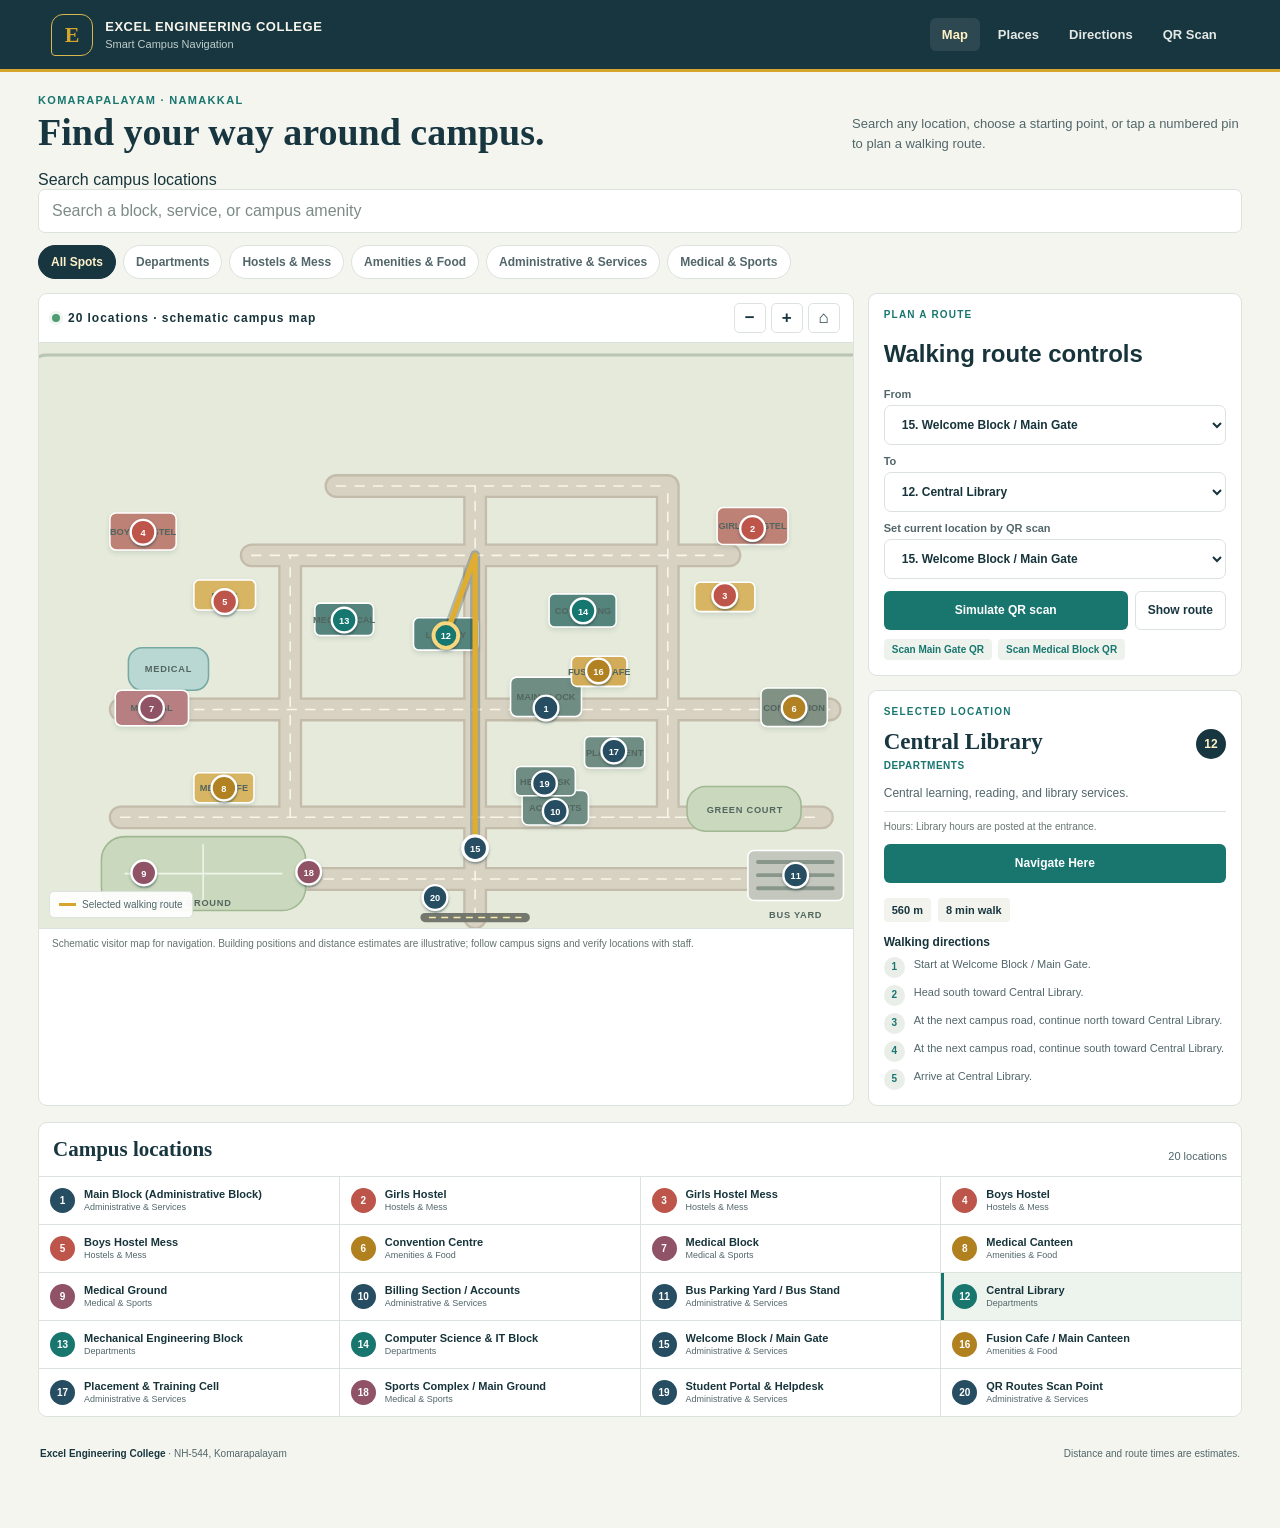
<file: campus-navigation.html>
<!DOCTYPE html>
<html lang="en">
<head>
  <meta charset="UTF-8" />
  <meta name="viewport" content="width=device-width, initial-scale=1" />
  <meta name="description" content="Interactive campus map, location search, walking directions, and QR route simulation for Excel Engineering College." />
  <title>Smart Campus Navigation | Excel Engineering College</title>
  <style>
    :root {
      color-scheme: light;
      --ink: #17343b;
      --ink-soft: #52666a;
      --navy: #183640;
      --teal: #18766f;
      --gold: #d6a62c;
      --paper: #f4f5ef;
      --white: #fff;
      --line: #dce3de;
      --green: #638b65;
      --road: #d8d2c2;
      --road-edge: #c4bcaa;
      --department: #18766f;
      --hostel: #bd554b;
      --amenity: #b18120;
      --admin: #274d62;
      --medical: #905266;
      font-family: "Aptos", "Segoe UI", sans-serif;
      background: var(--paper);
      color: var(--ink);
    }

    * { box-sizing: border-box; }
    html { scroll-behavior: smooth; }
    body { margin: 0; min-width: 0; }
    button, input, select { font: inherit; }
    button, select { cursor: pointer; }
    button:focus-visible, input:focus-visible, select:focus-visible, a:focus-visible, svg [tabindex]:focus-visible {
      outline: 3px solid #e4b743;
      outline-offset: 3px;
    }
    .topbar {
      position: sticky;
      top: 0;
      z-index: 20;
      display: flex;
      align-items: center;
      justify-content: space-between;
      gap: 24px;
      min-height: 72px;
      padding: 12px clamp(16px, 4vw, 52px);
      color: #f7f5eb;
      background: var(--navy);
      border-bottom: 3px solid var(--gold);
    }
    .brand { display: flex; align-items: center; gap: 12px; color: inherit; text-decoration: none; }
    .brand-mark { display: grid; width: 42px; height: 42px; place-items: center; border: 1px solid #d8b650; border-radius: 12px 12px 12px 4px; color: var(--gold); font-family: Georgia, serif; font-size: 22px; font-weight: 700; }
    .brand-copy { display: grid; gap: 2px; }
    .brand-copy strong { font-size: 13px; line-height: 1.25; letter-spacing: .04em; }
    .brand-copy span { color: #bfceca; font-size: 11px; }
    .topnav { display: flex; align-items: center; gap: 6px; }
    .topnav a { padding: 9px 12px; border-radius: 6px; color: #e3e9e4; font-size: 13px; font-weight: 600; text-decoration: none; transition: background 150ms ease, color 150ms ease; }
    .topnav a:hover, .topnav a[aria-current="page"] { color: #fff1c4; background: #ffffff17; }
    .page { width: min(1440px, 100%); margin: 0 auto; padding: 22px clamp(14px, 3vw, 38px) 56px; }
    .page-heading { display: flex; align-items: end; justify-content: space-between; gap: 18px; margin-bottom: 18px; }
    .eyebrow { margin: 0 0 6px; color: var(--teal); font-size: 11px; font-weight: 800; letter-spacing: .12em; text-transform: uppercase; }
    h1 { margin: 0; color: var(--navy); font-family: Georgia, "Times New Roman", serif; font-size: clamp(27px, 3vw, 38px); font-weight: 600; line-height: 1.08; }
    .page-note { max-width: 390px; margin: 0; color: var(--ink-soft); font-size: 13px; line-height: 1.5; }
    .control-band { display: grid; gap: 12px; margin-bottom: 14px; }
    .search-row { display: grid; grid-template-columns: minmax(0, 1fr); gap: 10px; }
    .search-wrap { position: relative; }
    .search-input, .select-control { width: 100%; min-height: 44px; padding: 10px 13px; border: 1px solid var(--line); border-radius: 7px; background: var(--white); color: var(--ink); }
    .search-input::placeholder { color: #7d8b87; }
    .search-results { position: absolute; top: calc(100% + 5px); right: 0; left: 0; z-index: 10; display: none; max-height: 290px; overflow: auto; padding: 5px; border: 1px solid var(--line); border-radius: 7px; background: #fff; box-shadow: 0 10px 26px #17343b1a; }
    .search-results.open { display: grid; }
    .search-result { padding: 10px; border: 0; border-radius: 5px; background: transparent; color: var(--ink); text-align: left; }
    .search-result:hover { background: #f0f4ef; }
    .search-result small { display: block; margin-top: 2px; color: var(--ink-soft); }
    .filter-row { display: flex; flex-wrap: wrap; gap: 7px; }
    .filter-chip { min-height: 34px; padding: 7px 12px; border: 1px solid var(--line); border-radius: 999px; background: #fff; color: var(--ink-soft); font-size: 12px; font-weight: 700; transition: background 150ms ease, border-color 150ms ease, color 150ms ease; }
    .filter-chip:hover { border-color: var(--teal); color: var(--teal); }
    .filter-chip[aria-pressed="true"] { border-color: var(--navy); background: var(--navy); color: #fff2ca; }
    .workspace { display: grid; grid-template-columns: minmax(0, 1.7fr) minmax(290px, .78fr); gap: 14px; align-items: stretch; }
    .map-panel, .detail-panel, .route-controls, .directory-panel { border: 1px solid var(--line); border-radius: 9px; background: var(--white); }
    .map-panel { min-width: 0; overflow: hidden; }
    .map-panel-head { display: flex; align-items: center; justify-content: space-between; gap: 12px; min-height: 47px; padding: 9px 13px; border-bottom: 1px solid var(--line); }
    .map-label { display: flex; min-width: 0; align-items: center; gap: 8px; color: var(--ink); font-size: 12px; font-weight: 700; }
    .live-dot { width: 8px; height: 8px; flex: 0 0 auto; border-radius: 50%; background: #4f9b73; box-shadow: 0 0 0 3px #4f9b7319; }
    .map-tools { display: flex; flex: 0 0 auto; gap: 5px; }
    .icon-button { width: 32px; height: 30px; border: 1px solid var(--line); border-radius: 5px; background: #fff; color: var(--navy); font-size: 17px; font-weight: 700; }
    .icon-button:hover { background: #f2f5ef; }
    .map-stage { position: relative; height: min(65vh, 680px); min-height: 420px; background: #e8ecdf; }
    #campus-map { display: block; width: 100%; height: 100%; touch-action: none; cursor: grab; user-select: none; }
    #campus-map.is-dragging { cursor: grabbing; }
    .map-ground { fill: #e6eadb; }
    .map-border { fill: none; stroke: #b8c5b4; stroke-width: 4; }
    .road-edge { fill: none; stroke: var(--road-edge); stroke-width: 31; stroke-linecap: round; stroke-linejoin: round; }
    .road { fill: none; stroke: var(--road); stroke-width: 25; stroke-linecap: round; stroke-linejoin: round; }
    .road-dash { fill: none; stroke: #f9f6e9; stroke-width: 2; stroke-dasharray: 12 12; stroke-linecap: round; }
    .building rect { stroke: #fff; stroke-width: 2; filter: url(#building-shadow); }
    .building text { fill: #52665f; font-size: 12px; font-weight: 700; text-anchor: middle; }
    .green-area { fill: #cad9bd; stroke: #9fb891; stroke-width: 2; }
    .ground-lines { fill: none; stroke: #eff5e9; stroke-width: 2; }
    .water-area { fill: #b9d7d3; stroke: #76a9a2; stroke-width: 2; }
    .map-label { fill: #52665f; font-size: 12px; font-weight: 700; letter-spacing: .08em; }
    .north-arrow { fill: var(--navy); font-family: Georgia, serif; font-size: 18px; font-weight: 700; }
    .route-outline, .route-stroke { fill: none; stroke-linecap: round; stroke-linejoin: round; pointer-events: none; }
    .route-outline { stroke: #15323b; stroke-width: 13; opacity: .28; }
    .route-stroke { stroke: #e0ad30; stroke-width: 7; stroke-dasharray: 1; }
    .map-pin { cursor: pointer; transition: opacity 150ms ease; }
    .map-pin.dimmed { opacity: .2; }
    .map-pin .pin-shadow { fill: #17343b30; }
    .map-pin .pin-core { stroke: #fff; stroke-width: 3; filter: url(#pin-shadow); }
    .map-pin text { fill: #fff; font-size: 12px; font-weight: 800; pointer-events: none; text-anchor: middle; dominant-baseline: central; }
    .map-pin.selected .pin-core { stroke: #f6d77e; stroke-width: 5; }
    .map-pin.origin .pin-core { stroke: #fff; stroke-width: 4; }
    .map-legend { position: absolute; bottom: 10px; left: 10px; padding: 7px 9px; border: 1px solid #dce3de; border-radius: 5px; background: #ffffffed; color: #52666a; font-size: 10px; }
    .map-legend span { display: flex; align-items: center; gap: 6px; }
    .legend-route { width: 17px; border-top: 3px solid var(--gold); }
    .schematic-note { padding: 8px 13px; border-top: 1px solid var(--line); color: #63736f; font-size: 10px; line-height: 1.4; }
    .side-stack { display: grid; grid-template-rows: auto 1fr; gap: 14px; min-width: 0; }
    .route-controls { padding: 15px; }
    .section-label { margin: 0 0 12px; color: var(--teal); font-size: 10px; font-weight: 800; letter-spacing: .12em; text-transform: uppercase; }
    .field { display: grid; gap: 5px; margin-bottom: 10px; color: var(--ink-soft); font-size: 11px; font-weight: 700; }
    .select-control { min-height: 40px; padding-block: 8px; font-size: 12px; }
    .scan-row { display: grid; grid-template-columns: minmax(0, 1fr) auto; gap: 7px; margin-top: 12px; }
    .button-primary, .button-quiet { min-height: 39px; padding: 9px 12px; border: 1px solid transparent; border-radius: 6px; font-size: 12px; font-weight: 800; }
    .button-primary { background: var(--teal); color: #fff; }
    .button-primary:hover { background: #105f59; }
    .button-quiet { border-color: var(--line); background: #fff; color: var(--navy); }
    .button-quiet:hover { background: #f3f5ef; }
    .quick-scan { display: flex; flex-wrap: wrap; gap: 6px; margin-top: 9px; }
    .quick-scan button { padding: 5px 8px; border: 0; border-radius: 4px; background: #edf2ec; color: var(--teal); font-size: 10px; font-weight: 700; }
    .quick-scan button:hover { background: #dce9de; }
    .detail-panel { padding: 15px; }
    .detail-top { display: flex; align-items: start; justify-content: space-between; gap: 10px; }
    .place-number { display: grid; width: 30px; height: 30px; flex: 0 0 auto; place-items: center; border-radius: 50%; background: var(--navy); color: #fff1c4; font-size: 12px; font-weight: 800; }
    .detail-panel h2 { margin: 0; color: var(--navy); font-family: Georgia, "Times New Roman", serif; font-size: 23px; font-weight: 600; line-height: 1.15; }
    .place-category { margin: 5px 0 0; color: var(--teal); font-size: 10px; font-weight: 800; letter-spacing: .05em; text-transform: uppercase; }
    .place-description { margin: 13px 0 8px; color: var(--ink-soft); font-size: 12px; line-height: 1.55; }
    .place-hours { margin: 0; padding-top: 9px; border-top: 1px solid var(--line); color: #667772; font-size: 10px; }
    .detail-panel .button-primary { width: 100%; margin-top: 12px; }
    .route-summary { display: flex; flex-wrap: wrap; gap: 7px; margin: 15px 0 10px; }
    .route-summary span { padding: 6px 8px; border-radius: 4px; background: #f1f3ec; color: var(--navy); font-size: 11px; font-weight: 800; }
    .directions-heading { margin: 13px 0 8px; color: var(--ink); font-size: 12px; font-weight: 800; }
    #directions-list { display: grid; gap: 7px; max-height: 220px; overflow: auto; margin: 0; padding: 0; list-style: none; }
    #directions-list li { display: grid; grid-template-columns: 22px minmax(0, 1fr); gap: 8px; color: var(--ink-soft); font-size: 11px; line-height: 1.45; }
    .step-number { display: grid; width: 21px; height: 21px; place-items: center; border-radius: 50%; background: #e9eee8; color: var(--teal); font-size: 10px; font-weight: 800; }
    .directory-panel { margin-top: 16px; overflow: hidden; }
    .directory-head { display: flex; align-items: end; justify-content: space-between; gap: 10px; padding: 14px; border-bottom: 1px solid var(--line); }
    .directory-head h2 { margin: 0; color: var(--navy); font-family: Georgia, "Times New Roman", serif; font-size: 21px; font-weight: 600; }
    #result-count { color: var(--ink-soft); font-size: 11px; }
    #place-list { display: grid; grid-template-columns: repeat(4, minmax(0, 1fr)); gap: 1px; background: var(--line); }
    .place-card { display: flex; min-width: 0; align-items: center; gap: 9px; padding: 11px; border: 0; background: #fff; color: var(--ink); text-align: left; transition: background 140ms ease; }
    .place-card:hover { background: #f1f5ef; }
    .place-card.is-selected { background: #edf4ed; box-shadow: inset 3px 0 var(--teal); }
    .place-card-number { display: grid; width: 25px; height: 25px; flex: 0 0 auto; place-items: center; border-radius: 50%; color: white; font-size: 10px; font-weight: 800; }
    .place-card strong { display: block; overflow: hidden; font-size: 11px; text-overflow: ellipsis; }
    .place-card small { display: block; margin-top: 2px; color: var(--ink-soft); font-size: 9px; }
    .no-results { grid-column: 1 / -1; padding: 20px; background: #fff; color: var(--ink-soft); font-size: 12px; text-align: center; }
    .footer { display: flex; align-items: center; justify-content: space-between; gap: 12px; margin-top: 18px; padding: 13px 2px; color: var(--ink-soft); font-size: 10px; }
    .footer strong { color: var(--navy); }

    @media (max-width: 980px) {
      .workspace { grid-template-columns: minmax(0, 1.3fr) minmax(260px, .8fr); }
      #place-list { grid-template-columns: repeat(3, minmax(0, 1fr)); }
    }
    @media (max-width: 720px) {
      .topbar { min-height: 64px; gap: 8px; padding-inline: 14px; }
      .brand-copy strong { font-size: 11px; }
      .brand-copy span { font-size: 10px; }
      .topnav { gap: 0; }
      .topnav a { padding: 8px 7px; font-size: 11px; }
      .topnav a:nth-child(2) { display: none; }
      .page { padding-top: 17px; }
      .page-heading { display: block; }
      .page-note { margin-top: 8px; }
      .search-row { grid-template-columns: 1fr; }
      .workspace { grid-template-columns: 1fr; }
      .map-stage { height: 56vh; min-height: 370px; max-height: 600px; }
      .side-stack { grid-template-rows: auto auto; }
      #place-list { grid-template-columns: repeat(2, minmax(0, 1fr)); }
    }
    @media (max-width: 420px) {
      .brand-mark { width: 35px; height: 35px; font-size: 19px; }
      .brand { gap: 8px; }
      .brand-copy strong { max-width: 175px; }
      .topnav a { padding-inline: 6px; font-size: 10px; }
      .page { padding-inline: 12px; }
      .filter-row { gap: 5px; }
      .filter-chip { padding-inline: 9px; font-size: 10px; }
      .map-stage { min-height: 340px; }
      .scan-row { grid-template-columns: 1fr; }
      .footer { align-items: flex-start; flex-direction: column; }
    }
    @media (max-width: 360px) {
      .topbar { gap: 6px; padding-inline: 10px; }
      .brand { gap: 6px; }
      .brand-copy strong { max-width: 136px; font-size: 9px; }
      .brand-copy span { display: none; }
      .topnav a { padding-inline: 4px; font-size: 9px; }
    }
    @media (prefers-reduced-motion: reduce) {
      *, *::before, *::after { scroll-behavior: auto !important; transition-duration: .01ms !important; animation-duration: .01ms !important; }
    }
  </style>
</head>
<body>
  <header class="topbar">
    <a class="brand" href="#top" aria-label="Excel Engineering College Smart Campus Navigation home">
      <span class="brand-mark" aria-hidden="true">E</span>
      <span class="brand-copy"><strong>EXCEL ENGINEERING COLLEGE</strong><span>Smart Campus Navigation</span></span>
    </a>
    <nav class="topnav" aria-label="Main navigation">
      <a href="#map" aria-current="page">Map</a>
      <a href="#places">Places</a>
      <a href="#directions">Directions</a>
      <a href="#qr">QR Scan</a>
    </nav>
  </header>

  <main id="top" class="page">
    <div class="page-heading">
      <div><p class="eyebrow">Komarapalayam · Namakkal</p><h1>Find your way around campus.</h1></div>
      <p class="page-note">Search any location, choose a starting point, or tap a numbered pin to plan a walking route.</p>
    </div>

    <section class="control-band" aria-label="Find a campus location">
      <div class="search-row">
        <div class="search-wrap">
          <label class="sr-only" for="location-search">Search campus locations</label>
          <input id="location-search" class="search-input" type="search" autocomplete="off" placeholder="Search a block, service, or campus amenity" aria-controls="search-results" aria-expanded="false" />
          <div id="search-results" class="search-results" role="listbox" aria-label="Matching places"></div>
        </div>
      </div>
      <div id="category-filters" class="filter-row" aria-label="Filter places by category">
        <button class="filter-chip" type="button" data-category="all" aria-pressed="true">All Spots</button>
        <button class="filter-chip" type="button" data-category="departments" aria-pressed="false">Departments</button>
        <button class="filter-chip" type="button" data-category="hostels" aria-pressed="false">Hostels &amp; Mess</button>
        <button class="filter-chip" type="button" data-category="amenities" aria-pressed="false">Amenities &amp; Food</button>
        <button class="filter-chip" type="button" data-category="administrative" aria-pressed="false">Administrative &amp; Services</button>
        <button class="filter-chip" type="button" data-category="medical" aria-pressed="false">Medical &amp; Sports</button>
      </div>
    </section>

    <section id="map" class="workspace" aria-label="Interactive campus map and location details">
      <div class="map-panel">
        <div class="map-panel-head">
          <span class="map-label"><span class="live-dot" aria-hidden="true"></span><span id="map-status">20 locations · schematic campus map</span></span>
          <div class="map-tools" aria-label="Map controls">
            <button id="zoom-out" class="icon-button" type="button" title="Zoom out" aria-label="Zoom out">−</button>
            <button id="zoom-in" class="icon-button" type="button" title="Zoom in" aria-label="Zoom in">+</button>
            <button id="zoom-reset" class="icon-button" type="button" title="Reset map view" aria-label="Reset map view">⌂</button>
          </div>
        </div>
        <div class="map-stage">
          <svg id="campus-map" viewBox="0 0 1200 800" role="img" aria-labelledby="svg-title svg-description" preserveAspectRatio="xMidYMid meet">
            <title id="svg-title">Excel Engineering College campus map</title>
            <desc id="svg-description">Schematic interactive map with roads, buildings, grounds, parking, and twenty clickable location pins.</desc>
            <defs>
              <pattern id="grass-pattern" width="24" height="24" patternUnits="userSpaceOnUse"><rect width="24" height="24" fill="#e6eadb"/><circle cx="4" cy="5" r="1" fill="#d5dfca"/><circle cx="17" cy="16" r="1" fill="#d3ddc8"/></pattern>
              <filter id="building-shadow" x="-20%" y="-20%" width="150%" height="150%"><feDropShadow dx="0" dy="3" stdDeviation="3" flood-color="#33493c" flood-opacity=".15"/></filter>
              <filter id="pin-shadow" x="-50%" y="-50%" width="200%" height="200%"><feDropShadow dx="0" dy="2" stdDeviation="2" flood-color="#19353b" flood-opacity=".35"/></filter>
            </defs>
            <rect class="map-ground" width="1200" height="800" fill="url(#grass-pattern)"/>
            <rect class="map-border" x="20" y="20" width="1160" height="760" rx="24"/>
            <g aria-hidden="true">
              <path class="road-edge" d="M600 750V190M140 620H1050M140 480H1060M310 280H930M140 700H1060M360 620V280M850 620V190M420 190H850M600 620H980"/>
              <path class="road" d="M600 750V190M140 620H1050M140 480H1060M310 280H930M140 700H1060M360 620V280M850 620V190M420 190H850M600 620H980"/>
              <path class="road-dash" d="M600 750V190M140 620H1050M140 480H1060M310 280H930M140 700H1060M360 620V280M850 620V190M420 190H850M600 620H980"/>
              <rect class="green-area" x="115" y="645" width="265" height="96" rx="30"/>
              <path class="ground-lines" d="M145 693H350M247 655V730"/>
              <rect class="green-area" x="875" y="580" width="148" height="58" rx="24"/>
              <rect class="water-area" x="150" y="400" width="104" height="55" rx="18"/>
              <text class="map-label" x="235" y="735" text-anchor="middle">MAIN GROUND</text>
              <text class="map-label" x="950" y="615" text-anchor="middle">GREEN COURT</text>
              <text class="map-label" x="202" y="432" text-anchor="middle">MEDICAL</text>
              <text class="north-arrow" x="1120" y="92" text-anchor="middle">N</text>
              <path d="M1120 105L1112 125H1128Z" fill="#183640"/>
              <g class="building"><rect x="646" y="438" width="92" height="51" rx="8" fill="#6f8d83"/><text x="692" y="468">MAIN BLOCK</text></g>
              <g class="building"><rect x="914" y="218" width="92" height="48" rx="8" fill="#bd8174"/><text x="960" y="246">GIRLS HOSTEL</text></g>
              <g class="building"><rect x="885" y="315" width="78" height="38" rx="7" fill="#d8b564"/><text x="924" y="339">MESS</text></g>
              <g class="building"><rect x="126" y="225" width="86" height="48" rx="8" fill="#bd8174"/><text x="169" y="253">BOYS HOSTEL</text></g>
              <g class="building"><rect x="235" y="312" width="80" height="39" rx="7" fill="#d8b564"/><text x="275" y="336">MESS</text></g>
              <g class="building"><rect x="971" y="452" width="86" height="50" rx="8" fill="#819184"/><text x="1014" y="482">CONVENTION</text></g>
              <g class="building"><rect x="133" y="455" width="95" height="46" rx="8" fill="#b77f82"/><text x="180" y="482">MEDICAL</text></g>
              <g class="building"><rect x="235" y="562" width="78" height="39" rx="7" fill="#d8b564"/><text x="274" y="586">MED CAFE</text></g>
              <g class="building"><rect x="661" y="585" width="86" height="45" rx="8" fill="#6f8d83"/><text x="704" y="612">ACCOUNTS</text></g>
              <g class="building"><rect x="520" y="361" width="84" height="42" rx="7" fill="#54847c"/><text x="562" y="387">LIBRARY</text></g>
              <g class="building"><rect x="392" y="342" width="76" height="42" rx="7" fill="#54847c"/><text x="430" y="368">MECHANICAL</text></g>
              <g class="building"><rect x="696" y="330" width="87" height="43" rx="7" fill="#54847c"/><text x="740" y="356">COMPUTING</text></g>
              <g class="building"><rect x="725" y="411" width="72" height="39" rx="7" fill="#d2ac59"/><text x="761" y="435">FUSION CAFE</text></g>
              <g class="building"><rect x="742" y="515" width="78" height="41" rx="7" fill="#6f8d83"/><text x="781" y="540">PLACEMENT</text></g>
              <g class="building"><rect x="652" y="554" width="78" height="38" rx="7" fill="#6f8d83"/><text x="691" y="578">HELPDESK</text></g>
              <rect x="954" y="663" width="124" height="65" rx="8" fill="#c4c7bd" stroke="#fff" stroke-width="2"/>
              <path d="M967 678H1064M967 695H1064M967 712H1064" stroke="#89968c" stroke-width="5" stroke-linecap="round"/>
              <text class="map-label" x="1016" y="750" text-anchor="middle">BUS YARD</text>
              <path d="M535 750H665" stroke="#74776d" stroke-width="12" stroke-linecap="round"/>
              <path d="M540 750H660" stroke="#f4e8aa" stroke-width="2" stroke-dasharray="9 7"/>
              <text class="map-label" x="600" y="780" text-anchor="middle">MAIN GATE · NH-544</text>
            </g>
            <g id="route-layer" aria-hidden="true" style="display:none"><path id="route-shadow" class="route-outline"/><path id="route-path" class="route-stroke"/></g>
            <g id="place-pins"></g>
          </svg>
          <div class="map-legend" aria-hidden="true"><span><i class="legend-route"></i> Selected walking route</span></div>
        </div>
        <div class="schematic-note">Schematic visitor map for navigation. Building positions and distance estimates are illustrative; follow campus signs and verify locations with staff.</div>
      </div>

      <div class="side-stack">
        <section id="directions" class="route-controls" aria-labelledby="route-heading">
          <p class="section-label">Plan a route</p>
          <h2 id="route-heading" class="sr-only">Walking route controls</h2>
          <label class="field" for="from-select">From
            <select id="from-select" class="select-control" aria-label="Starting location"></select>
          </label>
          <label class="field" for="to-select">To
            <select id="to-select" class="select-control" aria-label="Destination location"></select>
          </label>
          <section id="qr" aria-label="Simulate QR scan">
            <label class="field" for="qr-select">Set current location by QR scan
              <select id="qr-select" class="select-control" aria-label="Location to simulate scanning"></select>
            </label>
            <div class="scan-row">
              <button id="scan-button" class="button-primary" type="button">Simulate QR scan</button>
              <button id="navigate-button" class="button-quiet" type="button">Show route</button>
            </div>
            <div class="quick-scan">
              <button type="button" data-scan="welcome-block">Scan Main Gate QR</button>
              <button type="button" data-scan="medical-block">Scan Medical Block QR</button>
            </div>
          </section>
        </section>

        <aside class="detail-panel" aria-live="polite" aria-labelledby="selected-name">
          <p class="section-label">Selected location</p>
          <div class="detail-top">
            <div><h2 id="selected-name">Central Library</h2><p id="selected-category" class="place-category">Departments</p></div>
            <span id="selected-number" class="place-number">12</span>
          </div>
          <p id="selected-description" class="place-description"></p>
          <p id="selected-hours" class="place-hours"></p>
          <button id="navigate-here" class="button-primary" type="button">Navigate Here</button>
          <div class="route-summary" aria-live="polite"><span id="distance-value">0 m</span><span id="time-value">0 min</span></div>
          <h3 class="directions-heading">Walking directions</h3>
          <ol id="directions-list"></ol>
        </aside>
      </div>
    </section>

    <section id="places" class="directory-panel" aria-labelledby="places-heading">
      <div class="directory-head"><h2 id="places-heading">Campus locations</h2><span id="result-count">20 locations</span></div>
      <div id="place-list"></div>
    </section>

    <footer class="footer"><span><strong>Excel Engineering College</strong> · NH-544, Komarapalayam</span><span>Distance and route times are estimates.</span></footer>
  </main>

  <script>
    (() => {
      const NS = "http://www.w3.org/2000/svg";
      const CATEGORIES = {
        departments: "Departments",
        hostels: "Hostels & Mess",
        amenities: "Amenities & Food",
        administrative: "Administrative & Services",
        medical: "Medical & Sports",
      };
      const COLORS = {
        departments: "#18766f",
        hostels: "#bd554b",
        amenities: "#b18120",
        administrative: "#274d62",
        medical: "#905266",
      };
      const LOCATIONS = [
        { id: "main-block", number: 1, name: "Main Block (Administrative Block)", short: "Main Block", category: "administrative", point: [692, 478], node: "center", aliases: ["admin", "administrative", "office"], description: "Central administrative offices for college services and campus administration.", hours: "Office hours vary; confirm with the administration office." },
        { id: "girls-hostel", number: 2, name: "Girls Hostel", short: "Girls Hostel", category: "hostels", point: [960, 245], node: "eastNorth", aliases: ["women hostel", "ladies hostel"], description: "Residential accommodation for women students.", hours: "Hostel access follows campus residence timings." },
        { id: "girls-mess", number: 3, name: "Girls Hostel Mess", short: "Girls Mess", category: "hostels", point: [924, 332], node: "eastNorth", aliases: ["girls dining", "hostel dining"], description: "Dining facility serving residents of the girls hostel.", hours: "Meal timings are set by the hostel; check the notice board." },
        { id: "boys-hostel", number: 4, name: "Boys Hostel", short: "Boys Hostel", category: "hostels", point: [169, 250], node: "westNorth", aliases: ["mens hostel"], description: "Residential accommodation for men students.", hours: "Hostel access follows campus residence timings." },
        { id: "boys-mess", number: 5, name: "Boys Hostel Mess", short: "Boys Mess", category: "hostels", point: [275, 340], node: "westMid", aliases: ["boys dining", "hostel dining"], description: "Dining facility serving residents of the boys hostel.", hours: "Meal timings are set by the hostel; check the notice board." },
        { id: "convention-centre", number: 6, name: "Convention Centre", short: "Convention Centre", category: "amenities", point: [1014, 478], node: "eastMid", aliases: ["auditorium", "convention hall"], description: "Venue for campus events, gatherings, and college functions.", hours: "Open for scheduled events; confirm bookings with campus staff." },
        { id: "medical-block", number: 7, name: "Medical Block", short: "Medical Block", category: "medical", point: [180, 478], node: "westMid", aliases: ["clinic", "health centre", "medical center"], description: "Campus medical and first-aid services.", hours: "Service availability may vary; contact campus staff for urgent help." },
        { id: "medical-canteen", number: 8, name: "Medical Canteen", short: "Medical Canteen", category: "amenities", point: [274, 582], node: "westSouth", aliases: ["medical cafe", "health block canteen"], description: "Additional canteen near the Medical Block, added as a separate searchable destination.", hours: "Hours vary; check the canteen notice board." },
        { id: "medical-ground", number: 9, name: "Medical Ground", short: "Medical Ground", category: "medical", point: [170, 692], node: "ground", aliases: ["medical field", "clinic ground"], description: "Open ground beside the medical-side campus area.", hours: "Open campus area; follow posted campus access rules." },
        { id: "billing-accounts", number: 10, name: "Billing Section / Accounts", short: "Billing / Accounts", category: "administrative", point: [704, 612], node: "south", aliases: ["billing", "accounts", "fees", "fee payment"], description: "Fee payments, billing queries, and student accounts support.", hours: "Office hours vary; confirm with the accounts office." },
        { id: "bus-yard", number: 11, name: "Bus Parking Yard / Bus Stand", short: "Bus Yard", category: "administrative", point: [1016, 695], node: "bus", aliases: ["bus parking", "bus stand", "transport"], description: "Campus bus arrival, departure, and parking area.", hours: "Use the current transport schedule for bus timings." },
        { id: "central-library", number: 12, name: "Central Library", short: "Central Library", category: "departments", point: [562, 384], node: "north", aliases: ["library", "books", "reading room"], description: "Central learning, reading, and library services.", hours: "Library hours are posted at the entrance." },
        { id: "mechanical-block", number: 13, name: "Mechanical Engineering Block", short: "Mechanical", category: "departments", point: [430, 364], node: "westMid", aliases: ["mechanical", "mech", "mechanical engineering"], description: "Mechanical Engineering department and associated academic spaces.", hours: "Academic hours; confirm lab access with the department." },
        { id: "computer-it", number: 14, name: "Computer Science & IT Block", short: "Computer Science & IT", category: "departments", point: [740, 352], node: "north", aliases: ["computer science", "cse", "it", "information technology"], description: "Computer Science and Information Technology academic departments.", hours: "Academic hours; confirm lab access with the department." },
        { id: "welcome-block", number: 15, name: "Welcome Block / Main Gate", short: "Welcome Block", category: "administrative", point: [600, 660], node: "welcome", aliases: ["main gate", "entrance", "welcome", "visitor reception"], description: "Main visitor entrance and default starting point for campus routes.", hours: "Visitor access follows campus security hours." },
        { id: "fusion-cafe", number: 16, name: "Fusion Cafe / Main Canteen", short: "Fusion Cafe", category: "amenities", point: [760, 430], node: "eastMid", aliases: ["fusion cafe", "main canteen", "canteen", "food"], description: "Main campus cafe and canteen for meals and refreshments.", hours: "Hours vary by academic schedule; check posted timings." },
        { id: "placement-cell", number: 17, name: "Placement & Training Cell", short: "Placement Cell", category: "administrative", point: [780, 534], node: "eastMid", aliases: ["placement", "training", "career services", "tpo"], description: "Career guidance, placement support, and training coordination.", hours: "Office hours vary; confirm with the Placement Cell." },
        { id: "sports-complex", number: 18, name: "Sports Complex / Main Ground", short: "Sports Complex", category: "medical", point: [384, 691], node: "ground", aliases: ["sports", "main ground", "playground", "stadium"], description: "Outdoor sports and recreation ground for campus activities.", hours: "Use follows campus sports schedules and access rules." },
        { id: "student-helpdesk", number: 19, name: "Student Portal & Helpdesk", short: "Student Helpdesk", category: "administrative", point: [690, 576], node: "south", aliases: ["student portal", "helpdesk", "help desk", "student support"], description: "Student information, portal assistance, and general support point.", hours: "Support hours vary; check with the student services office." },
        { id: "qr-scan-point", number: 20, name: "QR Routes Scan Point", short: "QR Scan Point", category: "administrative", point: [548, 724], node: "gate", aliases: ["qr", "qr scan", "scan point", "route scan"], description: "Suggested QR route check-in point beside the Main Gate.", hours: "Available at the Main Gate when campus access is open." },
      ];
      const ROAD_NODES = {
        gate: [600, 750], welcome: [600, 670], south: [600, 620], center: [600, 480], north: [600, 280], upperCenter: [600, 190],
        westSouth: [360, 620], westMid: [360, 480], westNorth: [360, 280], upperWest: [420, 190],
        eastSouth: [850, 620], eastMid: [850, 480], eastNorth: [850, 280], upperEast: [850, 190], ground: [360, 700], bus: [1016, 700],
      };
      const ROAD_EDGES = [
        ["gate", "welcome"], ["welcome", "south"], ["south", "center"], ["center", "north"], ["north", "upperCenter"],
        ["south", "westSouth"], ["south", "eastSouth"], ["center", "westMid"], ["center", "eastMid"], ["north", "westNorth"], ["north", "eastNorth"],
        ["westSouth", "westMid"], ["westMid", "westNorth"], ["westNorth", "upperWest"], ["upperWest", "upperCenter"], ["upperCenter", "upperEast"], ["upperEast", "eastNorth"],
        ["eastSouth", "eastMid"], ["eastMid", "eastNorth"], ["ground", "westSouth"], ["eastSouth", "bus"],
      ];

      const mapSvg = document.getElementById("campus-map");
      const pinsLayer = document.getElementById("place-pins");
      const routeLayer = document.getElementById("route-layer");
      const routeShadow = document.getElementById("route-shadow");
      const routePath = document.getElementById("route-path");
      const searchInput = document.getElementById("location-search");
      const searchResults = document.getElementById("search-results");
      const placeList = document.getElementById("place-list");
      const fromSelect = document.getElementById("from-select");
      const toSelect = document.getElementById("to-select");
      const qrSelect = document.getElementById("qr-select");
      const defaultView = { x: 0, y: 0, width: 1200, height: 800 };
      let activeCategory = "all";
      let selectedId = "central-library";
      let currentOriginId = "welcome-block";
      let dragging = false;
      let lastPointer = null;

      function svgElement(tag, attributes = {}) {
        const element = document.createElementNS(NS, tag);
        Object.entries(attributes).forEach(([key, value]) => element.setAttribute(key, value));
        return element;
      }

      function locationById(id) {
        return LOCATIONS.find((place) => place.id === id) || null;
      }

      function fillSelect(select, selectedId, placeholder = false) {
        if (placeholder) {
          const option = document.createElement("option");
          option.value = "";
          option.textContent = "Choose a destination";
          option.disabled = true;
          select.append(option);
        }
        LOCATIONS.forEach((place) => {
          const option = document.createElement("option");
          option.value = place.id;
          option.textContent = `${place.number}. ${place.name}`;
          select.append(option);
        });
        select.value = selectedId;
      }

      function renderPins() {
        const fragment = document.createDocumentFragment();
        LOCATIONS.forEach((place) => {
          const pin = svgElement("g", {
            class: "map-pin",
            transform: `translate(${place.point[0]} ${place.point[1]})`,
            tabindex: "0",
            role: "button",
            "data-id": place.id,
            "aria-label": `Location ${place.number}: ${place.name}`,
          });
          const title = svgElement("title");
          title.textContent = `${place.number}. ${place.name} - click to route here`;
          const shadow = svgElement("circle", { class: "pin-shadow", cx: "1", cy: "3", r: "17" });
          const core = svgElement("circle", { class: "pin-core", cx: "0", cy: "0", r: "16", fill: COLORS[place.category] });
          const number = svgElement("text", { x: "0", y: "1" });
          number.textContent = String(place.number);
          pin.append(title, shadow, core, number);
          pin.addEventListener("click", () => selectDestination(place.id));
          pin.addEventListener("keydown", (event) => {
            if (event.key === "Enter" || event.key === " ") {
              event.preventDefault();
              selectDestination(place.id);
            }
          });
          fragment.append(pin);
        });
        pinsLayer.replaceChildren(fragment);
        updatePinStates();
      }

      function matchesSearch(place, query) {
        if (!query) return true;
        const haystack = [place.name, place.category, CATEGORIES[place.category], ...place.aliases].join(" ").toLocaleLowerCase();
        return haystack.includes(query);
      }

      function visiblePlaces(query = searchInput.value.trim().toLocaleLowerCase()) {
        return LOCATIONS.filter((place) => (activeCategory === "all" || place.category === activeCategory) && matchesSearch(place, query));
      }

      function renderDirectory() {
        const places = visiblePlaces();
        document.getElementById("result-count").textContent = `${places.length} ${places.length === 1 ? "location" : "locations"}`;
        if (!places.length) {
          const empty = document.createElement("p");
          empty.className = "no-results";
          empty.textContent = "No locations match your search and filters.";
          placeList.replaceChildren(empty);
          updatePinStates();
          return;
        }
        const fragment = document.createDocumentFragment();
        places.forEach((place) => {
          const button = document.createElement("button");
          button.type = "button";
          button.className = `place-card${place.id === selectedId ? " is-selected" : ""}`;
          button.setAttribute("aria-label", `Navigate to ${place.name}`);
          const number = document.createElement("span");
          number.className = "place-card-number";
          number.style.backgroundColor = COLORS[place.category];
          number.textContent = String(place.number);
          const content = document.createElement("span");
          content.style.minWidth = "0";
          const name = document.createElement("strong");
          name.textContent = place.name;
          const category = document.createElement("small");
          category.textContent = CATEGORIES[place.category];
          content.append(name, category);
          button.append(number, content);
          button.addEventListener("click", () => selectDestination(place.id));
          fragment.append(button);
        });
        placeList.replaceChildren(fragment);
        updatePinStates();
      }

      function renderSearchResults() {
        const query = searchInput.value.trim().toLocaleLowerCase();
        if (!query) {
          searchResults.replaceChildren();
          searchResults.classList.remove("open");
          searchInput.setAttribute("aria-expanded", "false");
          renderDirectory();
          return;
        }
        const matches = visiblePlaces(query).slice(0, 8);
        const fragment = document.createDocumentFragment();
        matches.forEach((place) => {
          const button = document.createElement("button");
          button.type = "button";
          button.className = "search-result";
          button.setAttribute("role", "option");
          button.textContent = place.name;
          const category = document.createElement("small");
          category.textContent = CATEGORIES[place.category];
          button.append(category);
          button.addEventListener("click", () => {
            searchInput.value = place.name;
            searchResults.classList.remove("open");
            searchInput.setAttribute("aria-expanded", "false");
            renderDirectory();
            selectDestination(place.id);
          });
          fragment.append(button);
        });
        searchResults.replaceChildren(fragment);
        searchResults.classList.toggle("open", matches.length > 0);
        searchInput.setAttribute("aria-expanded", String(matches.length > 0));
        renderDirectory();
      }

      function updatePinStates() {
        const matches = new Set(visiblePlaces().map((place) => place.id));
        pinsLayer.querySelectorAll(".map-pin").forEach((pin) => {
          const id = pin.dataset.id;
          pin.classList.toggle("dimmed", !matches.has(id));
          pin.classList.toggle("selected", id === selectedId);
          pin.classList.toggle("origin", id === currentOriginId);
        });
      }

      function shortestNodePath(start, end) {
        if (start === end) return [start];
        const adjacency = Object.fromEntries(Object.keys(ROAD_NODES).map((id) => [id, []]));
        ROAD_EDGES.forEach(([a, b]) => {
          const [ax, ay] = ROAD_NODES[a];
          const [bx, by] = ROAD_NODES[b];
          const weight = Math.hypot(bx - ax, by - ay);
          adjacency[a].push([b, weight]);
          adjacency[b].push([a, weight]);
        });
        const distances = Object.fromEntries(Object.keys(ROAD_NODES).map((id) => [id, Infinity]));
        const previous = {};
        const remaining = new Set(Object.keys(ROAD_NODES));
        distances[start] = 0;
        while (remaining.size) {
          let nearest = null;
          for (const node of remaining) if (nearest === null || distances[node] < distances[nearest]) nearest = node;
          if (nearest === null || distances[nearest] === Infinity || nearest === end) break;
          remaining.delete(nearest);
          adjacency[nearest].forEach(([neighbor, weight]) => {
            const candidate = distances[nearest] + weight;
            if (candidate < distances[neighbor]) {
              distances[neighbor] = candidate;
              previous[neighbor] = nearest;
            }
          });
        }
        if (!Number.isFinite(distances[end])) return [start, end];
        const path = [end];
        while (path[0] !== start) path.unshift(previous[path[0]]);
        return path;
      }

      function routeFor(origin, destination) {
        if (origin.id === destination.id) return { points: [origin.point], distance: 0, minutes: 0, directions: [`You are already at ${destination.name}.`] };
        const nodes = shortestNodePath(origin.node, destination.node);
        const points = [origin.point, ...nodes.map((node) => ROAD_NODES[node]), destination.point];
        const distanceUnits = points.slice(1).reduce((sum, point, index) => sum + Math.hypot(point[0] - points[index][0], point[1] - points[index][1]), 0);
        const distance = Math.round(distanceUnits * 1.1 / 10) * 10;
        const minutes = Math.max(1, Math.ceil(distance / 78));
        const directions = [`Start at ${origin.name}.`];
        let previousDirection = "";
        points.slice(1).forEach((point, index) => {
          const previous = points[index];
          const dx = point[0] - previous[0];
          const dy = point[1] - previous[1];
          if (Math.abs(dx) + Math.abs(dy) < 1) return;
          const direction = Math.abs(dx) > Math.abs(dy) ? (dx > 0 ? "east" : "west") : (dy > 0 ? "south" : "north");
          if (direction !== previousDirection) {
            directions.push(`${previousDirection ? "At the next campus road, continue" : "Head"} ${direction} toward ${destination.short}.`);
            previousDirection = direction;
          }
        });
        directions.push(`Arrive at ${destination.name}.`);
        return { points, distance, minutes, directions };
      }

      function drawRoute() {
        const origin = locationById(currentOriginId);
        const destination = locationById(selectedId);
        if (!origin || !destination) return;
        const route = routeFor(origin, destination);
        const pathData = route.points.map(([x, y], index) => `${index ? "L" : "M"}${x} ${y}`).join(" ");
        routeShadow.setAttribute("d", pathData);
        routePath.setAttribute("d", pathData);
        routeLayer.style.display = "";
        document.getElementById("distance-value").textContent = `${route.distance} m`;
        document.getElementById("time-value").textContent = `${route.minutes} min walk`;
        const list = document.getElementById("directions-list");
        const fragment = document.createDocumentFragment();
        route.directions.forEach((direction, index) => {
          const item = document.createElement("li");
          const number = document.createElement("span");
          number.className = "step-number";
          number.textContent = String(index + 1);
          const text = document.createElement("span");
          text.textContent = direction;
          item.append(number, text);
          fragment.append(item);
        });
        list.replaceChildren(fragment);
      }

      function centerOn(point, scale = 1) {
        const view = mapSvg.viewBox.baseVal;
        const width = Math.max(380, Math.min(defaultView.width, view.width * scale));
        const height = width * (defaultView.height / defaultView.width);
        const x = Math.max(0, Math.min(defaultView.width - width, point[0] - width / 2));
        const y = Math.max(0, Math.min(defaultView.height - height, point[1] - height / 2));
        mapSvg.setAttribute("viewBox", `${x} ${y} ${width} ${height}`);
      }

      function selectDestination(id) {
        const place = locationById(id);
        if (!place) return;
        selectedId = id;
        toSelect.value = id;
        document.getElementById("selected-name").textContent = place.name;
        document.getElementById("selected-category").textContent = CATEGORIES[place.category];
        document.getElementById("selected-description").textContent = place.description;
        document.getElementById("selected-hours").textContent = `Hours: ${place.hours}`;
        document.getElementById("selected-number").textContent = String(place.number);
        updatePinStates();
        renderDirectory();
        drawRoute();
        centerOn(place.point, 0.88);
      }

      function changeOrigin(id) {
        if (!locationById(id)) return;
        currentOriginId = id;
        fromSelect.value = id;
        qrSelect.value = id;
        updatePinStates();
        drawRoute();
      }

      function clampView(x, y, width, height) {
        return {
          x: Math.max(0, Math.min(defaultView.width - width, x)),
          y: Math.max(0, Math.min(defaultView.height - height, y)),
        };
      }

      function zoomAt(factor, clientX, clientY) {
        const rect = mapSvg.getBoundingClientRect();
        const view = mapSvg.viewBox.baseVal;
        const px = clientX === undefined ? rect.width / 2 : clientX - rect.left;
        const py = clientY === undefined ? rect.height / 2 : clientY - rect.top;
        const focusX = view.x + px / rect.width * view.width;
        const focusY = view.y + py / rect.height * view.height;
        const nextWidth = Math.max(380, Math.min(defaultView.width, view.width * factor));
        const nextHeight = nextWidth * (defaultView.height / defaultView.width);
        const next = clampView(focusX - (focusX - view.x) * nextWidth / view.width, focusY - (focusY - view.y) * nextHeight / view.height, nextWidth, nextHeight);
        mapSvg.setAttribute("viewBox", `${next.x} ${next.y} ${nextWidth} ${nextHeight}`);
      }

      fillSelect(fromSelect, "welcome-block");
      fillSelect(toSelect, "central-library");
      fillSelect(qrSelect, "welcome-block");
      renderPins();
      renderDirectory();
      selectDestination("central-library");

      searchInput.addEventListener("input", renderSearchResults);
      searchInput.addEventListener("keydown", (event) => {
        if (event.key === "Escape") {
          searchResults.classList.remove("open");
          searchInput.setAttribute("aria-expanded", "false");
        }
        if (event.key === "Enter") {
          const first = visiblePlaces()[0];
          if (first) {
            event.preventDefault();
            selectDestination(first.id);
            searchResults.classList.remove("open");
            searchInput.setAttribute("aria-expanded", "false");
          }
        }
      });
      document.addEventListener("click", (event) => {
        if (!event.target.closest(".search-wrap")) {
          searchResults.classList.remove("open");
          searchInput.setAttribute("aria-expanded", "false");
        }
      });
      document.getElementById("category-filters").addEventListener("click", (event) => {
        const button = event.target.closest("[data-category]");
        if (!button) return;
        activeCategory = button.dataset.category;
        document.querySelectorAll(".filter-chip").forEach((chip) => chip.setAttribute("aria-pressed", String(chip === button)));
        renderDirectory();
        if (searchInput.value.trim()) renderSearchResults();
      });
      fromSelect.addEventListener("change", () => changeOrigin(fromSelect.value));
      toSelect.addEventListener("change", () => selectDestination(toSelect.value));
      document.getElementById("navigate-here").addEventListener("click", () => selectDestination(selectedId));
      document.getElementById("navigate-button").addEventListener("click", () => selectDestination(toSelect.value));
      document.getElementById("scan-button").addEventListener("click", () => changeOrigin(qrSelect.value));
      document.querySelectorAll("[data-scan]").forEach((button) => button.addEventListener("click", () => changeOrigin(button.dataset.scan)));

      document.getElementById("zoom-in").addEventListener("click", () => zoomAt(.8));
      document.getElementById("zoom-out").addEventListener("click", () => zoomAt(1.25));
      document.getElementById("zoom-reset").addEventListener("click", () => {
        mapSvg.setAttribute("viewBox", `${defaultView.x} ${defaultView.y} ${defaultView.width} ${defaultView.height}`);
      });
      mapSvg.addEventListener("wheel", (event) => {
        event.preventDefault();
        zoomAt(event.deltaY < 0 ? .88 : 1.14, event.clientX, event.clientY);
      }, { passive: false });
      mapSvg.addEventListener("pointerdown", (event) => {
        if (event.target.closest(".map-pin")) return;
        dragging = true;
        lastPointer = [event.clientX, event.clientY];
        mapSvg.classList.add("is-dragging");
        mapSvg.setPointerCapture(event.pointerId);
      });
      mapSvg.addEventListener("pointermove", (event) => {
        if (!dragging || !lastPointer) return;
        const rect = mapSvg.getBoundingClientRect();
        const view = mapSvg.viewBox.baseVal;
        const dx = (event.clientX - lastPointer[0]) * view.width / rect.width;
        const dy = (event.clientY - lastPointer[1]) * view.height / rect.height;
        const next = clampView(view.x - dx, view.y - dy, view.width, view.height);
        mapSvg.setAttribute("viewBox", `${next.x} ${next.y} ${view.width} ${view.height}`);
        lastPointer = [event.clientX, event.clientY];
      });
      function endDrag() {
        dragging = false;
        lastPointer = null;
        mapSvg.classList.remove("is-dragging");
      }
      mapSvg.addEventListener("pointerup", endDrag);
      mapSvg.addEventListener("pointercancel", endDrag);
    })();
  </script>
</body>
</html>
</file>
